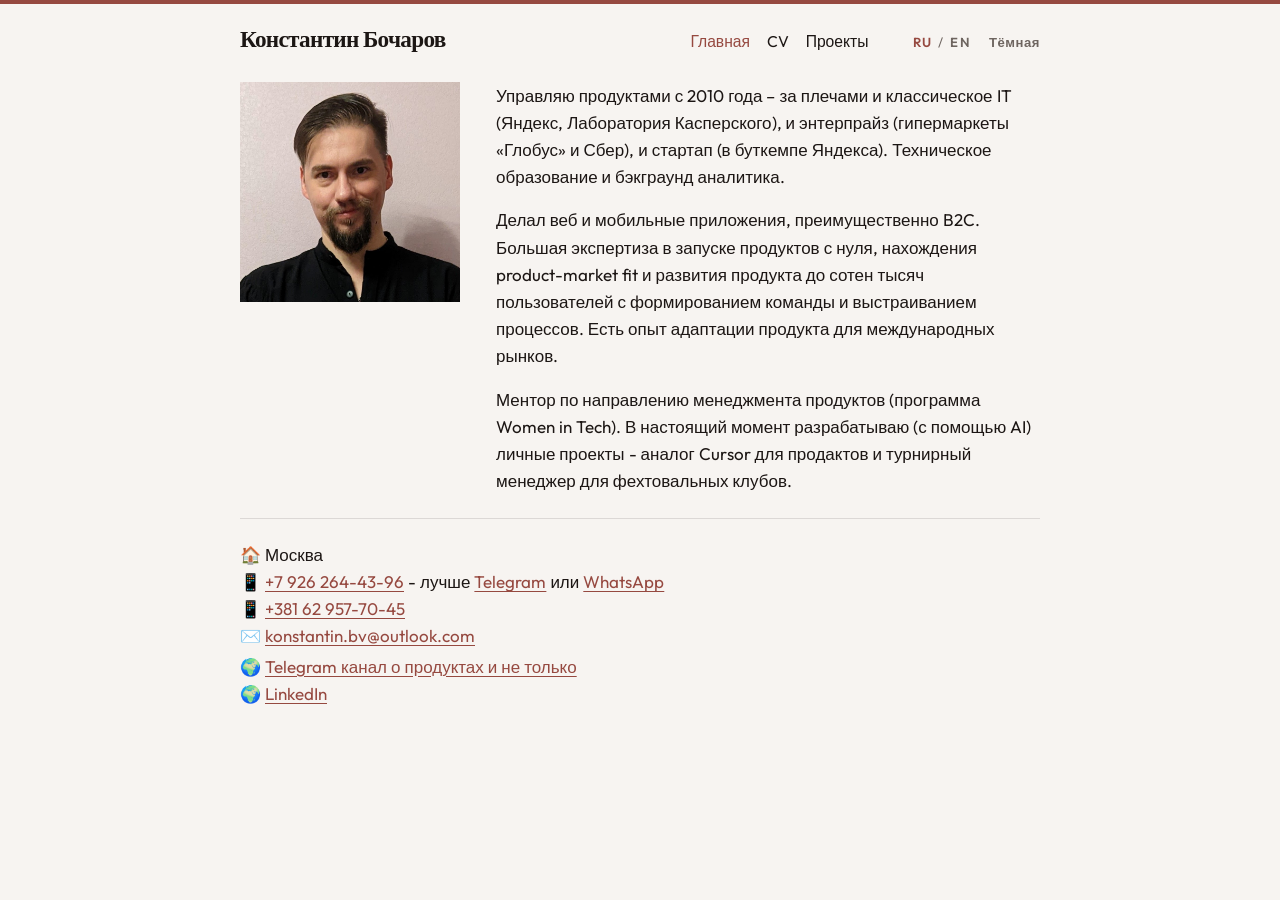
<file: index.html>
<!DOCTYPE html>
<html lang="ru">
  <head>
    <meta charset="utf-8">
    <meta name="viewport" content="width=device-width, initial-scale=1">
    <title>Константин Бочаров</title>
    <meta name="description" content="Константин Бочаров, менеджер продукта">
    <meta name="theme-color" content="#110e0e">
    <link rel="icon" href="favicon.svg" type="image/svg+xml">
    <script>
      (function () {
        var theme = "dark";
        try {
          var stored = localStorage.getItem("site-theme");
          if (stored === "light" || stored === "dark") theme = stored;
          else if (window.matchMedia("(prefers-color-scheme: light)").matches) theme = "light";
        } catch (e) {}
        document.documentElement.setAttribute("data-theme", theme);
        var meta = document.querySelector('meta[name="theme-color"]');
        if (meta) meta.setAttribute("content", theme === "light" ? "#f7f4f1" : "#110e0e");
        var icon = document.querySelector('link[rel="icon"]');
        if (icon && theme === "light") icon.setAttribute("href", "favicon-light.svg");
      })();
    </script>
    <link rel="preconnect" href="https://fonts.googleapis.com">
    <link rel="preconnect" href="https://fonts.gstatic.com" crossorigin>
    <link href="https://fonts.googleapis.com/css2?family=Fraunces:opsz,wght@9..144,560;9..144,650&family=Outfit:wght@400;500;600&display=swap" rel="stylesheet">
    <link rel="stylesheet" href="css/style.css">
  </head>
  <body data-page="home">
    <div class="wrap">
      <header class="site-header">
        <a class="brand" href="index.html">Константин Бочаров</a>
        <div class="header-tools">
          <nav class="nav" aria-label="Разделы">
            <a href="index.html" data-ru="Главная" data-en="Home" aria-current="page">Главная</a>
            <a href="cv.html" data-ru="CV" data-en="CV">CV</a>
            <a href="projects.html" data-ru="Проекты" data-en="Projects">Проекты</a>
          </nav>
          <div class="header-switchers">
            <p class="lang">
              <a href="index.html?lang=ru" data-lang="ru" lang="ru" aria-current="true">RU</a>
              <a href="index.html?lang=en" data-lang="en" lang="en">EN</a>
            </p>
            <button type="button" class="theme-toggle">
              <span class="to-light" data-ru="Светлая" data-en="Light">Светлая</span>
              <span class="to-dark" data-ru="Тёмная" data-en="Dark">Тёмная</span>
            </button>
          </div>
        </div>
      </header>
      <main>
        <div class="intro">
          <img class="portrait" src="data/me.jpg" width="640" height="640" alt="Константин Бочаров">
          <div id="about" class="prose"></div>
        </div>
        <div id="contacts" class="contacts prose"></div>
      </main>
    </div>
    <script type="module" src="js/main.js"></script>
  </body>
</html>
</file>
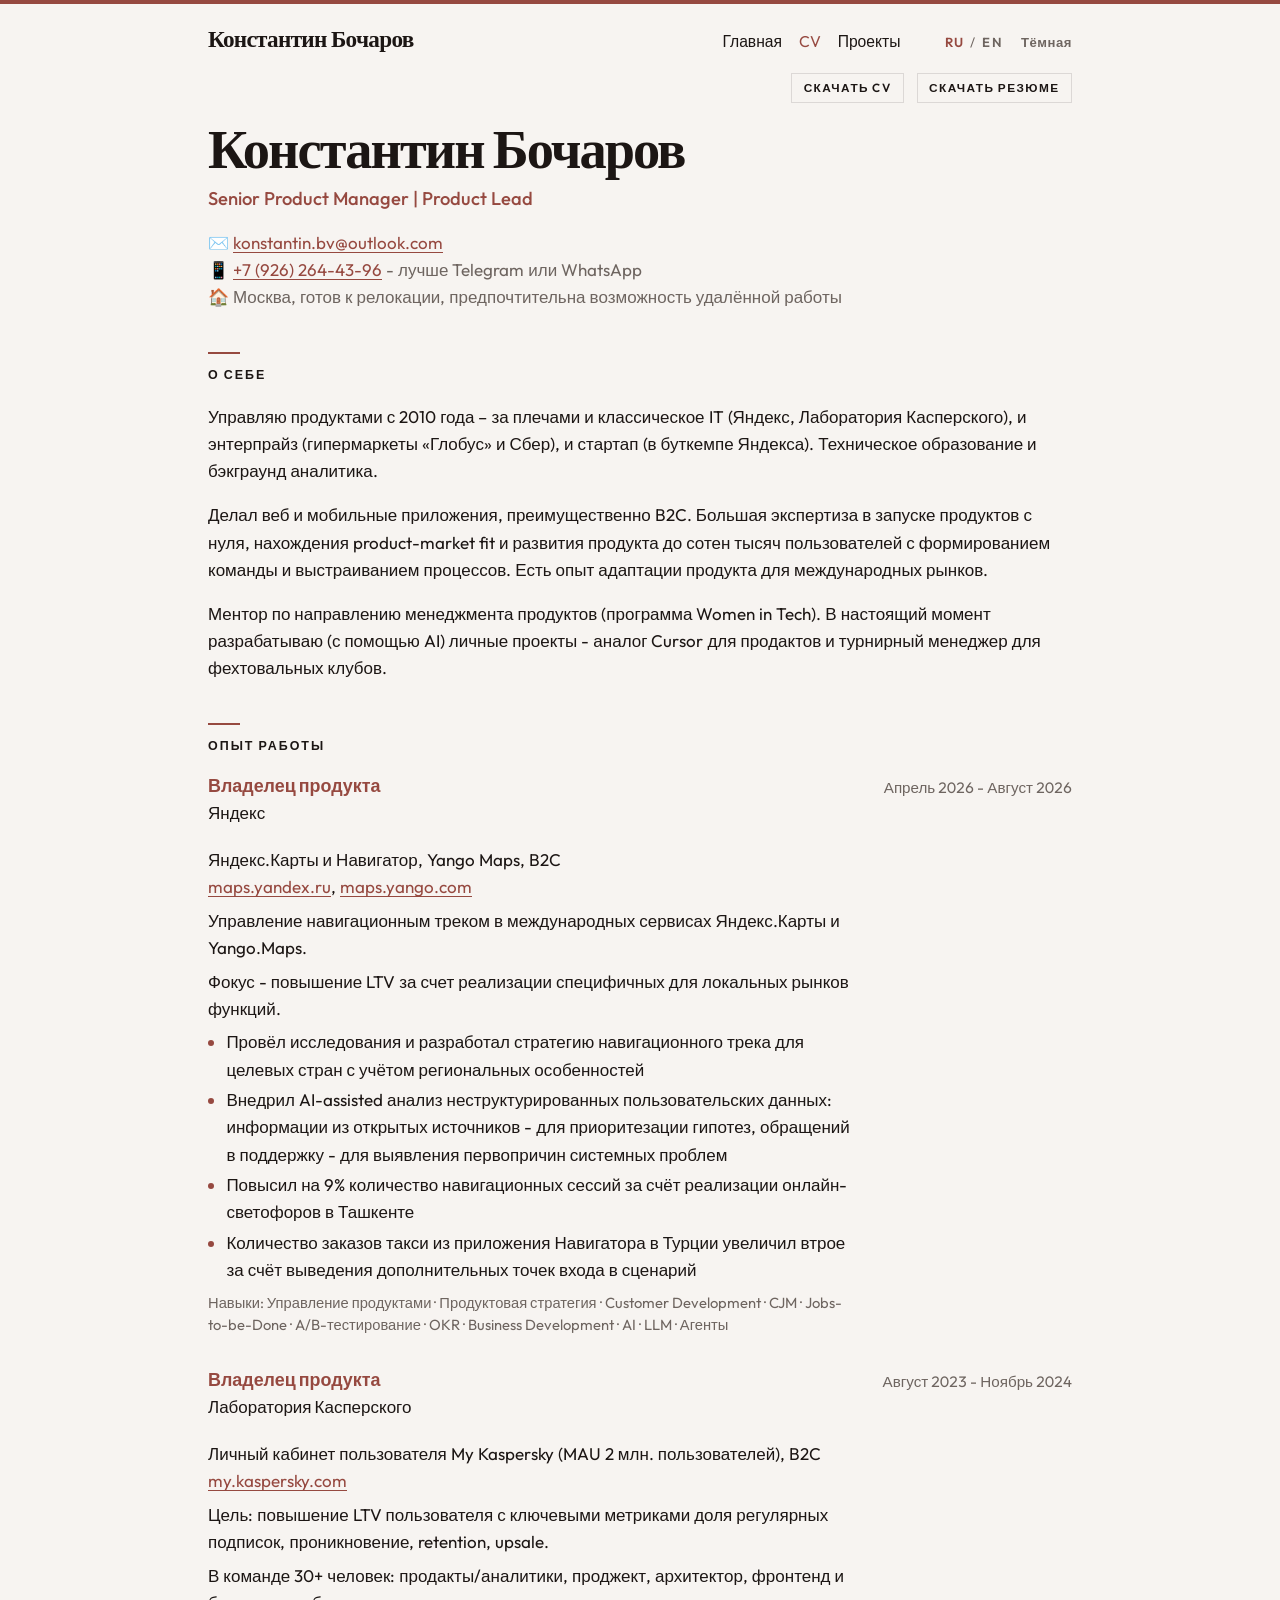
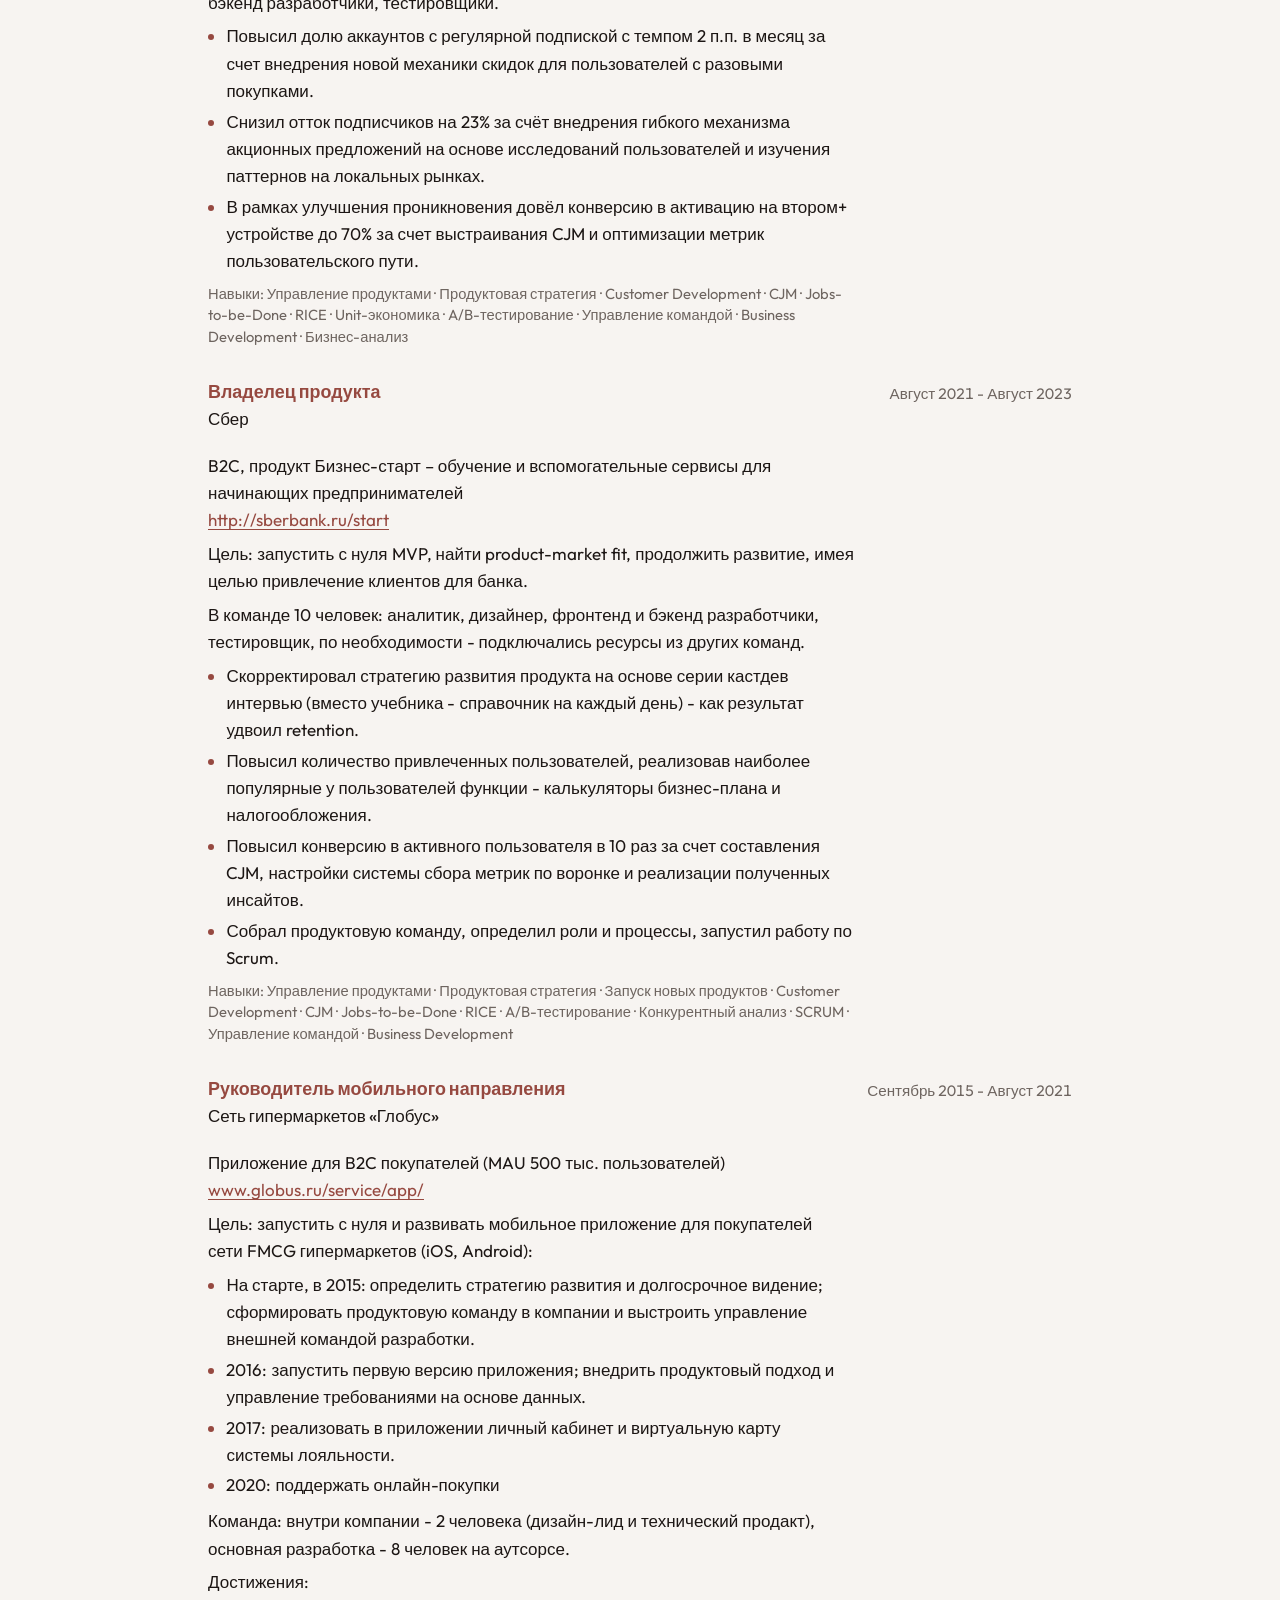
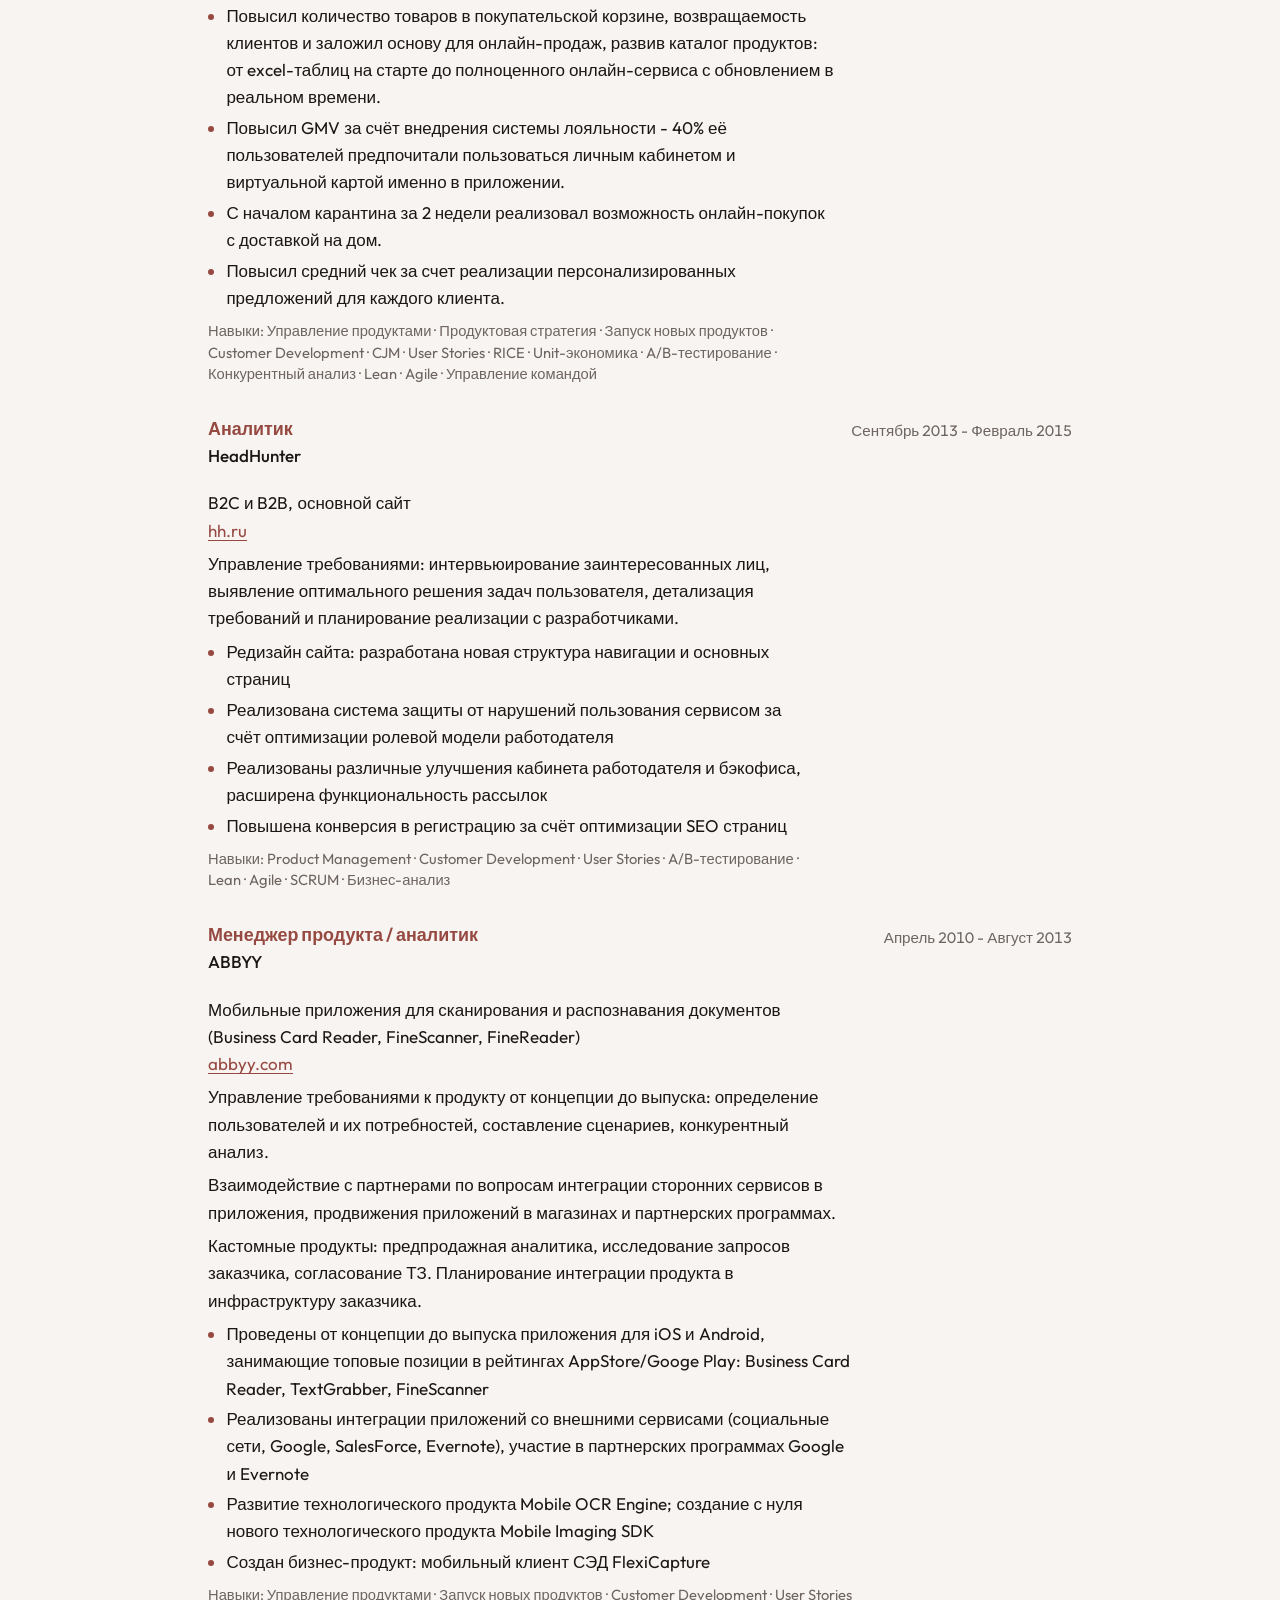
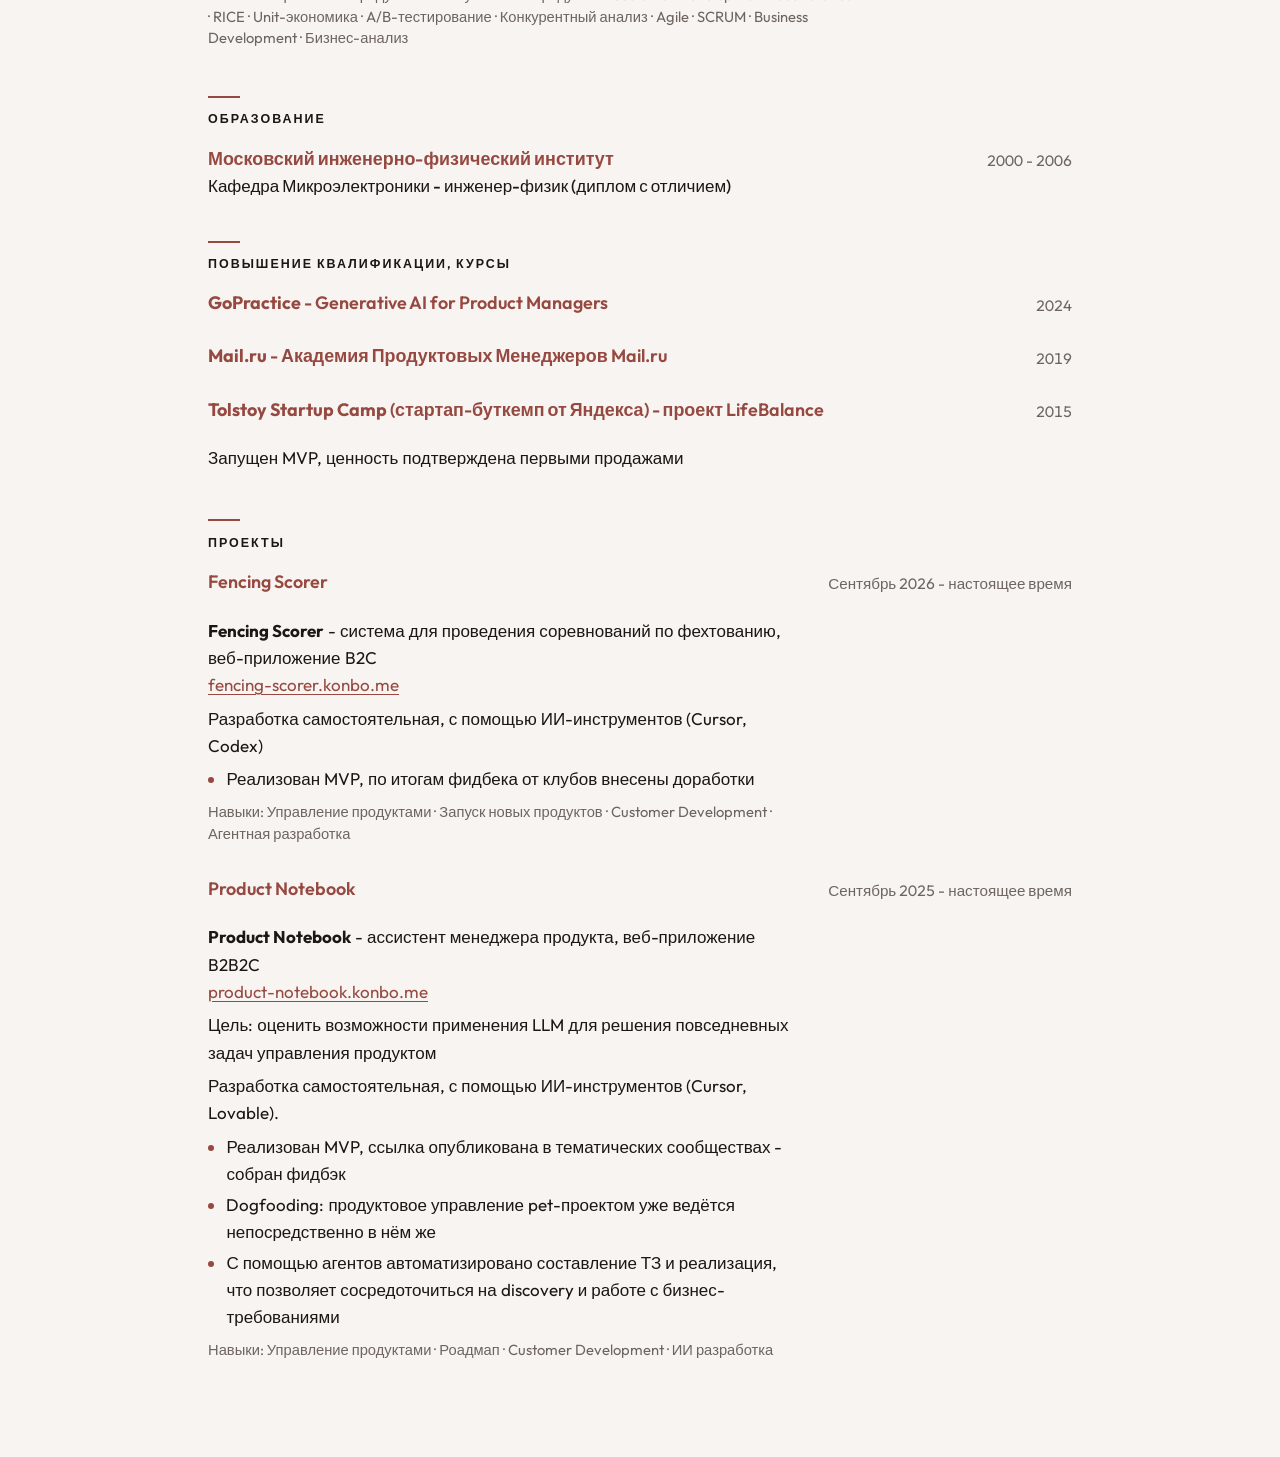
<file: cv.html>
<!DOCTYPE html>
<html lang="ru">
  <head>
    <meta charset="utf-8">
    <meta name="viewport" content="width=device-width, initial-scale=1">
    <title>Константин Бочаров — CV</title>
    <meta name="description" content="CV Константина Бочарова">
    <meta name="theme-color" content="#110e0e">
    <link rel="icon" href="favicon.svg" type="image/svg+xml">
    <script>
      (function () {
        var theme = "dark";
        try {
          var stored = localStorage.getItem("site-theme");
          if (stored === "light" || stored === "dark") theme = stored;
          else if (window.matchMedia("(prefers-color-scheme: light)").matches) theme = "light";
        } catch (e) {}
        document.documentElement.setAttribute("data-theme", theme);
        var meta = document.querySelector('meta[name="theme-color"]');
        if (meta) meta.setAttribute("content", theme === "light" ? "#f7f4f1" : "#110e0e");
        var icon = document.querySelector('link[rel="icon"]');
        if (icon && theme === "light") icon.setAttribute("href", "favicon-light.svg");
      })();
    </script>
    <link rel="preconnect" href="https://fonts.googleapis.com">
    <link rel="preconnect" href="https://fonts.gstatic.com" crossorigin>
    <link href="https://fonts.googleapis.com/css2?family=Fraunces:opsz,wght@9..144,560;9..144,650&family=Outfit:wght@400;500;600&display=swap" rel="stylesheet">
    <link rel="stylesheet" href="css/style.css">
  </head>
  <body data-page="cv" data-title-suffix="CV">
    <div class="wrap">
      <header class="site-header">
        <a class="brand" href="index.html">Константин Бочаров</a>
        <div class="header-tools">
          <nav class="nav" aria-label="Разделы">
            <a href="index.html" data-ru="Главная" data-en="Home">Главная</a>
            <a href="cv.html" data-ru="CV" data-en="CV" aria-current="page">CV</a>
            <a href="projects.html" data-ru="Проекты" data-en="Projects">Проекты</a>
          </nav>
          <div class="header-switchers">
            <p class="lang">
              <a href="cv.html?lang=ru" data-lang="ru" lang="ru" aria-current="true">RU</a>
              <a href="cv.html?lang=en" data-lang="en" lang="en">EN</a>
            </p>
            <button type="button" class="theme-toggle">
              <span class="to-light" data-ru="Светлая" data-en="Light">Светлая</span>
              <span class="to-dark" data-ru="Тёмная" data-en="Dark">Тёмная</span>
            </button>
          </div>
        </div>
      </header>
      <div class="cv-toolbar">
        <p id="pdf-status" class="pdf-status" role="status" hidden></p>
        <button
          type="button"
          id="download-pdf"
          class="pdf-download"
          hidden
          data-ru="Скачать CV"
          data-en="Download CV"
          data-ru-busy="Готовлю CV…"
          data-en-busy="Preparing CV…"
          data-ru-error="Не удалось подготовить CV."
          data-en-error="Could not prepare the CV."
        >Скачать CV</button>
        <button
          type="button"
          id="download-resume"
          class="pdf-download"
          hidden
          data-ru="Скачать резюме"
          data-en="Download resume"
          data-ru-busy="Готовлю резюме…"
          data-en-busy="Preparing resume…"
          data-ru-error="Не удалось подготовить резюме."
          data-en-error="Could not prepare the resume."
        >Скачать резюме</button>
      </div>
      <main id="cv" class="cv"></main>
    </div>
    <script type="module" src="js/main.js"></script>
  </body>
</html>
</file>
<file: css/style.css>
:root {
  --bg: #110e0e;
  --text: #f6f3f1;
  --muted: #a39c98;
  --red: #ce645a;
  --on-red: #1a1210;
  --line: rgba(246, 243, 241, 0.14);
  --portrait: #1c1818;
  --measure: 50rem;
  color-scheme: dark;
}

html[data-theme="light"] {
  --bg: #f7f4f1;
  --text: #1c1614;
  --muted: #6e6560;
  --red: #964940;
  --on-red: #fff;
  --line: rgba(28, 22, 20, 0.12);
  --portrait: #e6e0dc;
  color-scheme: light;
}

@media (prefers-color-scheme: light) {
  html:not([data-theme]) {
    --bg: #f7f4f1;
    --text: #1c1614;
    --muted: #6e6560;
    --red: #964940;
    --on-red: #fff;
    --line: rgba(28, 22, 20, 0.12);
    --portrait: #e6e0dc;
    color-scheme: light;
  }
}

* { box-sizing: border-box; }

html {
  scroll-behavior: smooth;
  background: var(--bg);
}

body {
  margin: 0;
  background: var(--bg);
  color: var(--text);
  font-family: Outfit, "Segoe UI", sans-serif;
  font-size: 1.0625rem;
  line-height: 1.6;
}

body::before {
  content: "";
  display: block;
  height: 4px;
  background: var(--red);
}

::selection {
  background: var(--red);
  color: var(--on-red);
}

:focus-visible {
  outline: 2px solid var(--red);
  outline-offset: 3px;
}

a {
  color: var(--red);
  text-underline-offset: 0.16em;
}

.wrap {
  width: min(var(--measure), calc(100% - 2.5rem));
  margin-inline: auto;
  padding-bottom: 4rem;
}

body[data-page="cv"] {
  --measure: 54rem;
}

.site-header {
  display: flex;
  flex-wrap: wrap;
  align-items: baseline;
  justify-content: space-between;
  gap: 0.75rem 1.5rem;
  padding: 1.35rem 0 1.75rem;
}

.brand {
  color: var(--text);
  font-family: Fraunces, Georgia, serif;
  font-size: 1.45rem;
  font-weight: 560;
  letter-spacing: -0.03em;
  line-height: 1.1;
  text-decoration: none;
}

.header-tools {
  display: flex;
  flex-wrap: wrap;
  align-items: baseline;
  gap: 0.75rem 2.75rem;
  margin-left: auto;
}

.header-switchers {
  display: flex;
  flex-wrap: wrap;
  align-items: baseline;
  gap: 0.55rem 1.15rem;
}

.nav {
  display: flex;
  flex-wrap: wrap;
  gap: 0.35rem 1.05rem;
}

.nav a {
  color: var(--text);
  font-size: 0.98rem;
  text-decoration: none;
}

.nav a:hover,
.nav a[aria-current="page"] {
  color: var(--red);
}

.lang {
  display: flex;
  gap: 0.4rem;
  margin: 0;
  font-size: 0.82rem;
  font-weight: 600;
  letter-spacing: 0.08em;
}

.lang[aria-hidden="true"] {
  visibility: hidden;
}

.lang a {
  color: var(--muted);
  text-decoration: none;
}

.lang a + a::before {
  content: "/";
  margin-right: 0.4rem;
  color: var(--muted);
  font-weight: 400;
}

.lang a[aria-current="true"],
.lang a:hover {
  color: var(--red);
}

.theme-toggle {
  appearance: none;
  margin: 0;
  padding: 0;
  border: 0;
  background: none;
  color: var(--muted);
  font: inherit;
  font-size: 0.82rem;
  font-weight: 600;
  letter-spacing: 0.04em;
  line-height: inherit;
  cursor: pointer;
}

.theme-toggle:hover {
  color: var(--red);
}

.theme-toggle .to-dark { display: none; }

html[data-theme="light"] .theme-toggle .to-light { display: none; }
html[data-theme="light"] .theme-toggle .to-dark { display: inline; }

@media (prefers-color-scheme: light) {
  html:not([data-theme]) .theme-toggle .to-light { display: none; }
  html:not([data-theme]) .theme-toggle .to-dark { display: inline; }
}

.cv-toolbar {
  display: flex;
  flex-wrap: wrap;
  justify-content: flex-end;
  align-items: center;
  gap: 0.55rem 0.8rem;
}

.cv-toolbar:has(.pdf-download:not([hidden])) {
  margin: -0.55rem 0 1.15rem;
}

.pdf-download {
  appearance: none;
  border: 1px solid var(--line);
  background: transparent;
  color: var(--text);
  font: inherit;
  font-size: 0.74rem;
  font-weight: 600;
  letter-spacing: 0.12em;
  line-height: 1.2;
  text-transform: uppercase;
  padding: 0.42rem 0.72rem;
  cursor: pointer;
}

.pdf-download:hover:not(:disabled) {
  color: var(--red);
  border-color: var(--red);
}

.pdf-download:disabled {
  color: var(--muted);
  cursor: progress;
}

.pdf-status {
  margin: 0;
  color: var(--muted);
  font-size: 0.88rem;
}

.intro {
  display: grid;
  gap: 1.35rem;
}

.portrait {
  width: min(220px, 68vw);
  height: auto;
  aspect-ratio: 1;
  object-fit: cover;
  object-position: center 15%;
  background: var(--portrait);
}

.prose p {
  margin: 0 0 1rem;
}

.contacts {
  margin-top: 0.5rem;
  padding-top: 1.15rem;
  border-top: 1px solid var(--line);
}

.contacts p {
  margin: 0.2rem 0;
}

.project {
  padding: 1.35rem 0 1.45rem;
  border-top: 1px solid var(--line);
}

.project h2 {
  margin: 0 0 0.4rem;
  font-family: Fraunces, Georgia, serif;
  font-size: 1.7rem;
  font-weight: 560;
  letter-spacing: -0.03em;
  line-height: 1.15;
}

.project-body p {
  margin: 0.25rem 0;
}

.shots {
  margin-top: 0.95rem;
}

.shots-track {
  display: flex;
  gap: 0.7rem;
  margin: 0;
  padding: 0.2rem 0.15rem 0.55rem;
  list-style: none;
  overflow-x: auto;
  scroll-snap-type: x mandatory;
  scrollbar-color: var(--line) transparent;
  scrollbar-width: thin;
}

.shots-track li {
  flex: 0 0 auto;
  scroll-snap-align: start;
}

.shot {
  display: block;
  margin: 0;
  padding: 0;
  border: 1px solid var(--line);
  background: var(--portrait);
  line-height: 0;
  cursor: zoom-in;
}

.shot img {
  display: block;
  height: 7.25rem;
  width: auto;
}

@media (min-width: 720px) {
  .shot img {
    height: 9rem;
  }
}

.shot:hover,
.shot:focus-visible {
  border-color: var(--red);
}

.shot-viewer {
  padding: 0;
  border: 0;
  background: transparent;
  color: var(--text);
}

.shot-viewer[open] {
  display: grid;
  width: fit-content;
  max-width: calc(100vw - 1.5rem);
  max-height: calc(100dvh - 1.5rem);
  padding: 0.75rem 0.85rem 0.9rem;
  border: 1px solid var(--line);
  background: var(--bg);
}

.shot-viewer::backdrop {
  background: rgba(8, 6, 6, 0.88);
}

.shot-stage {
  display: grid;
  grid-template-columns: auto minmax(0, 1fr) auto;
  grid-template-areas:
    "close close close"
    "prev image next";
  align-items: center;
  gap: 0.55rem 0.7rem;
}

.shot-close {
  grid-area: close;
  justify-self: end;
}

.shot-prev { grid-area: prev; }
.shot-next { grid-area: next; }
.shot-full { grid-area: image; }

.shot-close,
.shot-nav {
  appearance: none;
  border: 1px solid var(--line);
  background: transparent;
  color: var(--text);
  font: inherit;
  cursor: pointer;
}

.shot-close {
  padding: 0.28rem 0.6rem;
  font-size: 0.78rem;
  font-weight: 600;
  letter-spacing: 0.08em;
  text-transform: uppercase;
}

.shot-nav {
  width: 2.1rem;
  height: 2.6rem;
  font-size: 1.45rem;
  line-height: 1;
}

.shot-close:hover,
.shot-nav:hover {
  color: var(--red);
  border-color: var(--red);
}

.shot-nav[hidden] {
  display: none;
}

.shot-full {
  display: block;
  width: auto;
  height: auto;
  max-width: min(100%, calc(100vw - 8rem));
  max-height: calc(100dvh - 7.5rem);
  margin: 0 auto;
  background: var(--portrait);
}

@media (max-width: 719px) {
  .shot-viewer[open] {
    width: calc(100vw - 1.5rem);
  }

  .shot-stage {
    grid-template-columns: 1fr 1fr;
    grid-template-areas:
      "close close"
      "image image"
      "prev next";
  }

  .shot-nav {
    width: 100%;
  }

  .shot-full {
    max-width: 100%;
    max-height: calc(100dvh - 10rem);
  }
}

.cv-intro h1 {
  margin: 0;
  font-family: Fraunces, Georgia, serif;
  font-size: clamp(2.3rem, 6vw, 3.4rem);
  font-weight: 560;
  letter-spacing: -0.035em;
  line-height: 1.02;
}

.cv-role {
  margin: 0.45rem 0 0;
  color: var(--red);
  font-size: 1.15rem;
  font-weight: 500;
}

.cv-contacts {
  margin-top: 1rem;
}

.cv-contacts p {
  margin: 0.12rem 0;
  color: var(--muted);
}

.cv-section {
  margin-top: 2.6rem;
}

.cv-section > h2 {
  position: relative;
  margin: 0 0 1.2rem;
  padding-top: 0.95rem;
  color: var(--text);
  font-size: 0.78rem;
  font-weight: 600;
  letter-spacing: 0.16em;
  line-height: 1.3;
  text-transform: uppercase;
}

.cv-section > h2::before {
  content: "";
  position: absolute;
  top: 0;
  left: 0;
  width: 2rem;
  height: 2px;
  background: var(--red);
}

.entry {
  margin: 0 0 1.65rem;
}

.entry-head {
  display: grid;
  grid-template-columns: minmax(0, 1fr) auto;
  gap: 0.25rem 1rem;
  align-items: baseline;
}

.entry-titles h3 {
  margin: 0;
  color: var(--red);
  font-size: 1.12rem;
  font-weight: 600;
  line-height: 1.3;
}

.entry-org {
  margin: 0.12rem 0 0;
  font-weight: 500;
}

.entry-date {
  margin: 0;
  color: var(--muted);
  font-size: 0.95rem;
  font-variant-numeric: tabular-nums;
  text-align: right;
}

.entry-body {
  margin-top: 0.7rem;
}

.entry-body p {
  margin: 0.4rem 0;
}

.entry-body ul {
  margin: 0.35rem 0 0.55rem;
  padding-left: 1.15rem;
}

.entry-body li {
  margin: 0.22rem 0;
}

.entry-body li::marker {
  color: var(--red);
}

.skills {
  color: var(--muted);
  font-size: 0.92rem;
  line-height: 1.45;
}

.error {
  color: var(--muted);
}

@media (min-width: 720px) {
  .intro {
    grid-template-columns: 220px minmax(0, 1fr);
    gap: 2.25rem;
    align-items: start;
  }

  .portrait {
    width: 220px;
  }

  .entry {
    display: grid;
    grid-template-columns: minmax(0, 1fr) max-content;
    column-gap: 2rem;
    row-gap: 0.15rem;
  }

  .entry-head {
    display: contents;
  }

  .entry-titles {
    grid-column: 1;
    grid-row: 1;
  }

  .entry-date {
    grid-column: 2;
    grid-row: 1;
    align-self: start;
    padding-top: 0.15rem;
    white-space: nowrap;
  }

  .entry-body {
    grid-column: 1;
    grid-row: 2;
    max-width: 68ch;
  }
}

@media (max-width: 719px) {
  .wrap {
    width: min(var(--measure), calc(100% - 1.5rem));
  }

  .header-tools {
    flex-basis: 100%;
    margin-left: 0;
    column-gap: 1rem;
  }

  .header-switchers {
    margin-left: auto;
  }

  .entry-date {
    white-space: nowrap;
  }
}

@media print {
  body {
    background: #fff;
    color: #161616;
  }

  body::before,
  .site-header,
  .cv-toolbar,
  .shot-viewer {
    display: none;
  }

  .shots-track {
    flex-wrap: wrap;
    overflow: visible;
  }

  .wrap {
    width: auto;
    padding-bottom: 0;
  }

  a {
    color: inherit;
    text-decoration: none;
  }

  .cv-role,
  .entry-titles h3,
  .entry-body li::marker {
    color: #964940;
  }

  .cv-contacts,
  .cv-contacts p,
  .entry-date,
  .skills {
    color: #333;
  }

  .entry {
    display: grid;
    grid-template-columns: minmax(0, 1fr) max-content;
    break-inside: avoid;
  }

  .entry-head { display: contents; }
  .entry-titles { grid-column: 1; }
  .entry-date { grid-column: 2; color: #333; }
  .entry-body { grid-column: 1; }
}
</file>
